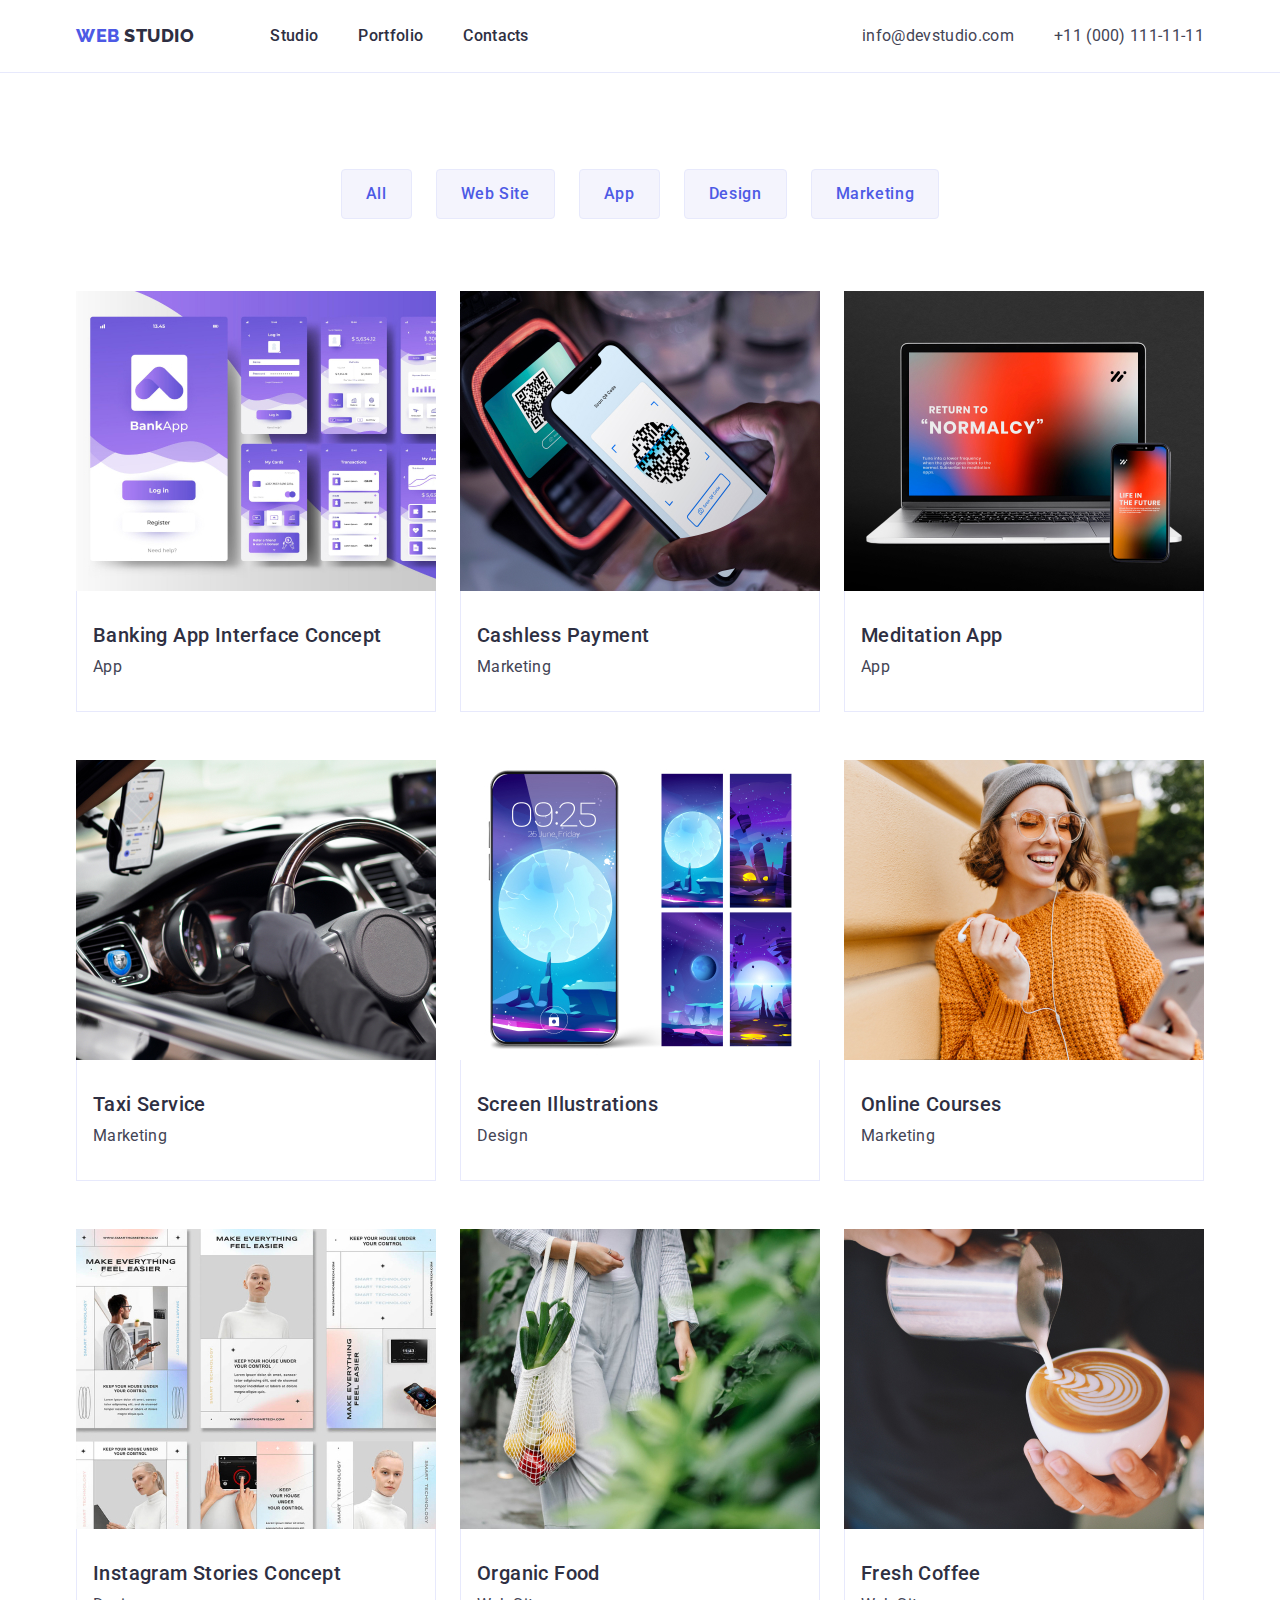
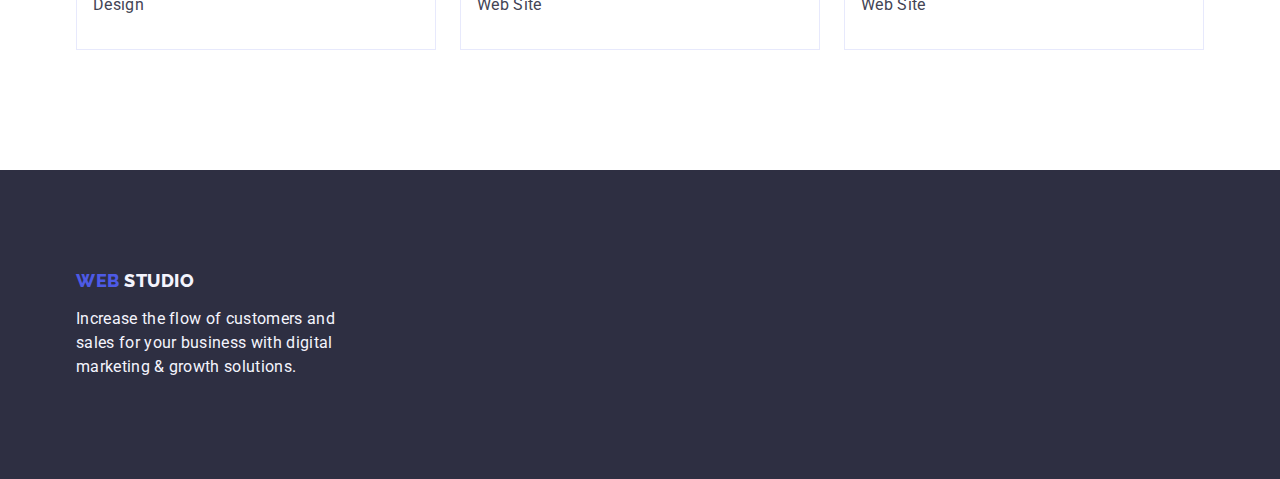
<file: portfolio.html>
<!DOCTYPE html>
<html lang="en">
  <head>
    <meta charset="UTF-8" />
    <meta http-equiv="X-UA-Compatible" content="IE=edge" />
    <meta name="viewport" content="width=device-width, initial-scale=1.0" />
    <title>Document</title>
    <link rel="stylesheet" href="https://cdnjs.cloudflare.com/ajax/libs/modern-normalize/2.0.0/modern-normalize.min.css"/>
    <link rel="preconnect" href="https://fonts.googleapis.com" />
    <link rel="preconnect" href="https://fonts.gstatic.com" crossorigin />
    <link
      href="https://fonts.googleapis.com/css2?family=Raleway:wght@800&family=Roboto:wght@400;500;700;900&display=swap"
      rel="stylesheet"
    />
    <link rel="stylesheet" href="./css/styles.css" />
  </head>
  <body>
    <header class="header-section">
      <div class="container header-container">
      <nav class="header-nav">
         <a href="./index.html" class="logo link"> Web <span class="studio">Studio</span></a>
        <ul class="nav-list list">
          <li><a class="nav-link link"  href="./index.html">Studio</a></li>
          <li><a class="nav-link link"  href="./portfolio.html">Portfolio</a></li>
          <li><a class="nav-link link"  href="">Contacts</a></li>
        </ul>
      </nav>

      <address class="address">
        <ul class="contacts list">
          <li><a class="contacts-link link" href="mailto:info@devstudio.com">info@devstudio.com</a></li>
          <li><a class="contacts-link link" href="tel:+110001111111">+11 (000) 111-11-11</a></li>
        </ul>
      </address>
      </div>
    </header>
    <main>
      <!--SEC1-->
      <section class="main-portfolio">
        <div class="container">
        <h1 class="visually-hidden">Portfolio</h1>
        <ul class="button-content list">
          <li><button type="button" class="button">All</button></li>
          <li><button type="button" class="button" >Web Site</button></li>
          <li><button type="button" class="button" >App</button></li>
          <li><button type="button" class="button" >Design</button></li>
          <li><button type="button" class="button" >Marketing</button></li>
        </ul>
        <ul class="image-button list" >
          <li class="card-image">
           <a href="" class="link" ><img src="./images/img2.jpg" alt="interface" width="360"/>
            <div class="desc-image"><h2 class="desc">Banking App Interface Concept</h2>
            <p class="page-desc" >App</p></div></a>
          </li>
          <li class="card-image">
           <a href="" class="link" ><img src="./images/img3.jpg" alt="payment" width="360"/>
            <div class="desc-image"><h2 class="desc" >Cashless Payment</h2>
            <p class="page-desc" >Marketing</p></div></a>
          </li>
          <li class="card-image">
            <a href="" class="link" ><img src="./images/img4.jpg" alt="meditation" width="360"/>
            <div class="desc-image"><h2 class="desc" >Meditation App</h2>
            <p class="page-desc" >App</p></div></a>
          </li>
          <li class="card-image">
            <a href="" class="link" ><img src="./images/img5.jpg" alt="taxi" width="360"/>
           <div class="desc-image"><h2 class="desc" >Taxi Service</h2>
            <p class="page-desc" >Marketing</p></div></a>
          </li>
          <li class="card-image">
            <a href="" class="link" ><img src="./images/img6.jpg" alt="screen" width="360"/>
            <div class="desc-image"><h2 class="desc" >Screen Illustrations</h2>
            <p class="page-desc" >Design</p></div></a>
          </li>
          <li class="card-image">
           <a href="" class="link" ><img src="./images/img7.jpg" alt="courses" width="360"/> 
            <div class="desc-image"><h2 class="desc" >Online Courses</h2>
            <p class="page-desc" >Marketing</p></div></a>
          </li>
          <li class="card-image">
            <a href="" class="link" ><img src="./images/img8.jpg" alt="instagram" width="360"/>
            <div class="desc-image"><h2 class="desc" >Instagram Stories Concept</h2>
            <p class="page-desc" >Design</p></div></a>
          </li>
          <li class="card-image">
           <a href="" class="link" ><img src="./images/img9.jpg" alt="food" width="360"/> 
            <div class="desc-image"><h2 class="desc" >Organic Food</h2>
            <p class="page-desc" >Web Site</p></div></a>
          </li>
          <li class="card-image">
            <a href="" class="link" ><img src="./images/img10.jpg" alt="Coffee" width="360"/>
            <div class="desc-image"><h2 class="desc" >Fresh Coffee</h2>
            <p class="page-desc" >Web Site</p></div></a>
          </li>
        </ul>
        </div>
      </section>
    </main>
    <footer class="footer">
      <div class="container">
      <a href="./index.html" class="footer-web link">Web <span class="footer-studio">Studio</span></a>
      <p class="footer-page">
        Increase the flow of customers and sales for your business with digital
        marketing & growth solutions.
      </p>
      </div>
    </footer>
  </body>
</html>
</file>
<file: css/styles.css>
:root {
  --white-color: #ffffff;
  --secondry-text-color: #434455;
  --primary-text-color: #2e2f42;
  --color-focus: #404bbf;
  --color-button: #4D5AE5;
}

.list {
  list-style: none;
}
.link {
  text-decoration: none;
}
img {
display: block;
}


h1,h2,h3,h4,h5,h6,p {
  margin: 0px;
}

ul,ol {
  margin:0px;
  padding: 0px;
}


body {
  font-family: "Roboto", sans-serif;
  color: var(--secondry-text-color);
  background-color: var(--white-color);
}

.header-section {
  border-bottom: 1px solid  #E7E9FC;
}


.container {
width: 1158px;
padding: 0 15px;
margin: 0 auto;
}

.header-container {
  display: flex; 
  align-items: center;
}

.header-nav {
  display: flex;
  align-items: center;
  font-weight: 500;
  font-size: 16px;
  line-height: 1.5;
  letter-spacing: 0.02em;

}
.nav-list {
  display: flex;
  gap: 40px;

}

.contacts {
  display: flex;
  gap: 40px;

}

.logo {
  margin-right: 76px;
  font-family: "Raleway", sans-serif;
  font-style: normal;
  font-weight: 800;
  font-size: 18px;
  line-height: 1.17;
  letter-spacing: 0.03em;
  text-transform: uppercase;
  color: #4d5ae5;
  display: inline-block;
}

.studio {
  color: var(--primary-text-color);
}

.nav-link {
  font-family: "Roboto";
  font-style: normal;
  font-weight: 500;
  font-size: 16px;
  line-height: 24px;
  letter-spacing: 0.02em;
  padding: 24px 0;
  color: var(--primary-text-color);
  display: block;
  position: relative;
}
.nav-link:hover,
.nav-link:focus {
  color: var(--color-focus);
}

.address {
  font-style: normal;
   display: flex;
   margin-left: auto;
}

.contacts-link {
  font-family: "Roboto";
  font-style: normal;
  font-weight: 400;
  font-size: 16px;
  line-height: 1.5;
  letter-spacing: 0.02em;
  color: var(--secondry-text-color);
}

.contacts-link:hover,
.contacts-link:focus {
  color: var(--color-focus);
}

.hero-image {
  padding: 188px 0;
  background-image: linear-gradient(rgba(46, 47, 66, 0.7), rgba(46, 47, 66, 0.7)), url(../images/people-office\ 1.jpg);
  background-repeat: no-repeat;
  background-position: center;
  background-size: cover;
  max-width: 1440px;
  margin: 0 auto;
  
}

.business-solutions {
  max-width: 496px; 
  font-family: "Roboto";
  font-style: normal;
  font-weight: 700;
  font-size: 56px;
  line-height: 1.07;
  text-align: center;
  letter-spacing: 0.02em;
  margin: 0 auto;
  margin-bottom: 49px;
  color: var(--white-color)
  
}

.btn {
  font-family: "Roboto", sans-serif;
  font-weight: 500;
  font-size: 16px;
  line-height: 1.5;
  letter-spacing: 0.04em;
  color: var(--white-color);
  background: var(--color-button);
  cursor: pointer;
  display: block;
  margin: 0 auto;
  min-width: 169px;
  height: 56px;
  border: none;
  border-radius: 4px;
}

.btn:hover,
.btn:focus {
  background-color: var(--color-focus);
}

.visually-hidden {
  position: absolute;
  width: 1px;
  height: 1px;
  margin: -1px;
  border: 0;
  padding: 0;
  white-space: nowrap;
  clip-path: inset(100%);
  clip: rect(0 0 0 0);
  overflow: hidden;
}

.advantages{
  padding: 120px 0;
}



.advantages-head {
  margin-bottom: 8px;
  
}


.advantages-company {
  display: flex; 
  gap: 24px;
}

.advantages-content {
  width: calc((100% - 72px) / 4);
}

.advantages-title {
  font-weight: 500;
  font-size: 20px;
  line-height: 24px;
  letter-spacing: 0.02em;
  margin-bottom: 8px;
  color: #2e2f42;
}

.advantages-paragraph {
  font-weight: 400;
  font-size: 16px;
  line-height: 24px;
  letter-spacing: 0.02em;
  color: #434455;
}


.gadgets {
  padding-bottom: 120px;
}


.social-madia {
  font-weight: 700;
  font-size: 36px;
  line-height: 1.11;
  text-align: center;
  letter-spacing: 0.02em;
  text-transform: capitalize;
  color: #2e2f42;
  margin-bottom: 72px;
}


.gadgets-media {
  display: flex;
  gap: 24px; 
}

.images-gadget {
  width: calc((100% - 48px) / 3);
}

.team {
  background-color: #f4f4fd;
  padding: 120px 0;
}

.our-team {
  font-family: "Roboto";
  font-style: normal;
  font-weight: 700;
  font-size: 36px;
  line-height: 1.11;
  text-align: center;
  letter-spacing: 0.02em;
  text-transform: capitalize;
  color: var(--primary-text-color);
  margin-bottom: 72px; 
}

.teammates {
   display: flex; 
   gap: 24px;
  
}

.item {
  background-color: var(--white-color);
  width: calc((100% - 72px) / 4); 
  border-radius: 0px 0px 4px 4px;
}
.name-container {
   padding: 32px 16px;
}

.name {
  font-weight: 500;
  font-size: 20px;
  line-height: 1.2;
  color: var(--primary-text-color);
  letter-spacing: 0.02em;
  text-align: center;
  margin-bottom: 8px ;
}
.speciality {
  font-weight: 400;
  font-size: 16px;
  line-height: 24px;
  color: var(--secondry-text-color);
  letter-spacing: 0.02em;
  text-align: center;
}
.footer {
  background-color: var(--primary-text-color);
  padding: 100px 0;
}

.footer-web {
  font-family: "Raleway", sans-serif;
  font-weight: 800;
  font-size: 18px;
  line-height: 1.17;
  letter-spacing: 0.03em;
  text-transform: uppercase;
  text-decoration: none;
  color: #4d5ae5;
  display:block;
  margin-bottom: 16px;
}

.footer-studio {
  color: #f4f4fd;
  
}

.footer-page {
 max-width: 264px;
  line-height: 1.5;
  letter-spacing: 0.02em;
  color: #f4f4fd; 
}

.main-portfolio {
 padding: 96px 0 120px 0;
}


.button-content {
  display: flex; 
  justify-content: center;
  gap: 24px;
  margin-bottom: 72px;
}


.button {
font-family: 'Roboto',sans-serif;
font-style: normal;
font-weight: 500;
font-size: 16px;
line-height: 1.5;
text-align: center;
letter-spacing: 0.04em;
color:var(--color-button);
background: #F4F4FD;
cursor: pointer;
display: flex; 
padding: 12px 24px;
border: 1px solid #e7e9fc;
border-radius: 4px;
}

.button:hover,
.button:focus {
  color:var(--white-color);
  background-color:#404bbf;
  border: 1px solid transparent;
}


.desc {
font-family: 'Roboto';
font-style: normal;
font-weight: 500;
font-size: 20px;
line-height: 1.2;
letter-spacing: 0.02em;
color: var(--primary-text-color);
margin-bottom: 8px;
} 

.page-desc {
font-family: 'Roboto';
font-style: normal;
font-weight: 400;
font-size: 16px;
line-height: 24px;
letter-spacing: 0.02em;
color: var(--secondry-text-color);
}

.image-button {
  display: flex;
  flex-wrap: wrap;
  column-gap: 24px; 
  row-gap: 48px; 

}

.card-image {
  width: calc((100% - 48px) / 3);
}
.desc-image {
   padding: 32px 16px ;
    border: 1px solid #e7e9fc;
    border-top: none;
}
</file>
